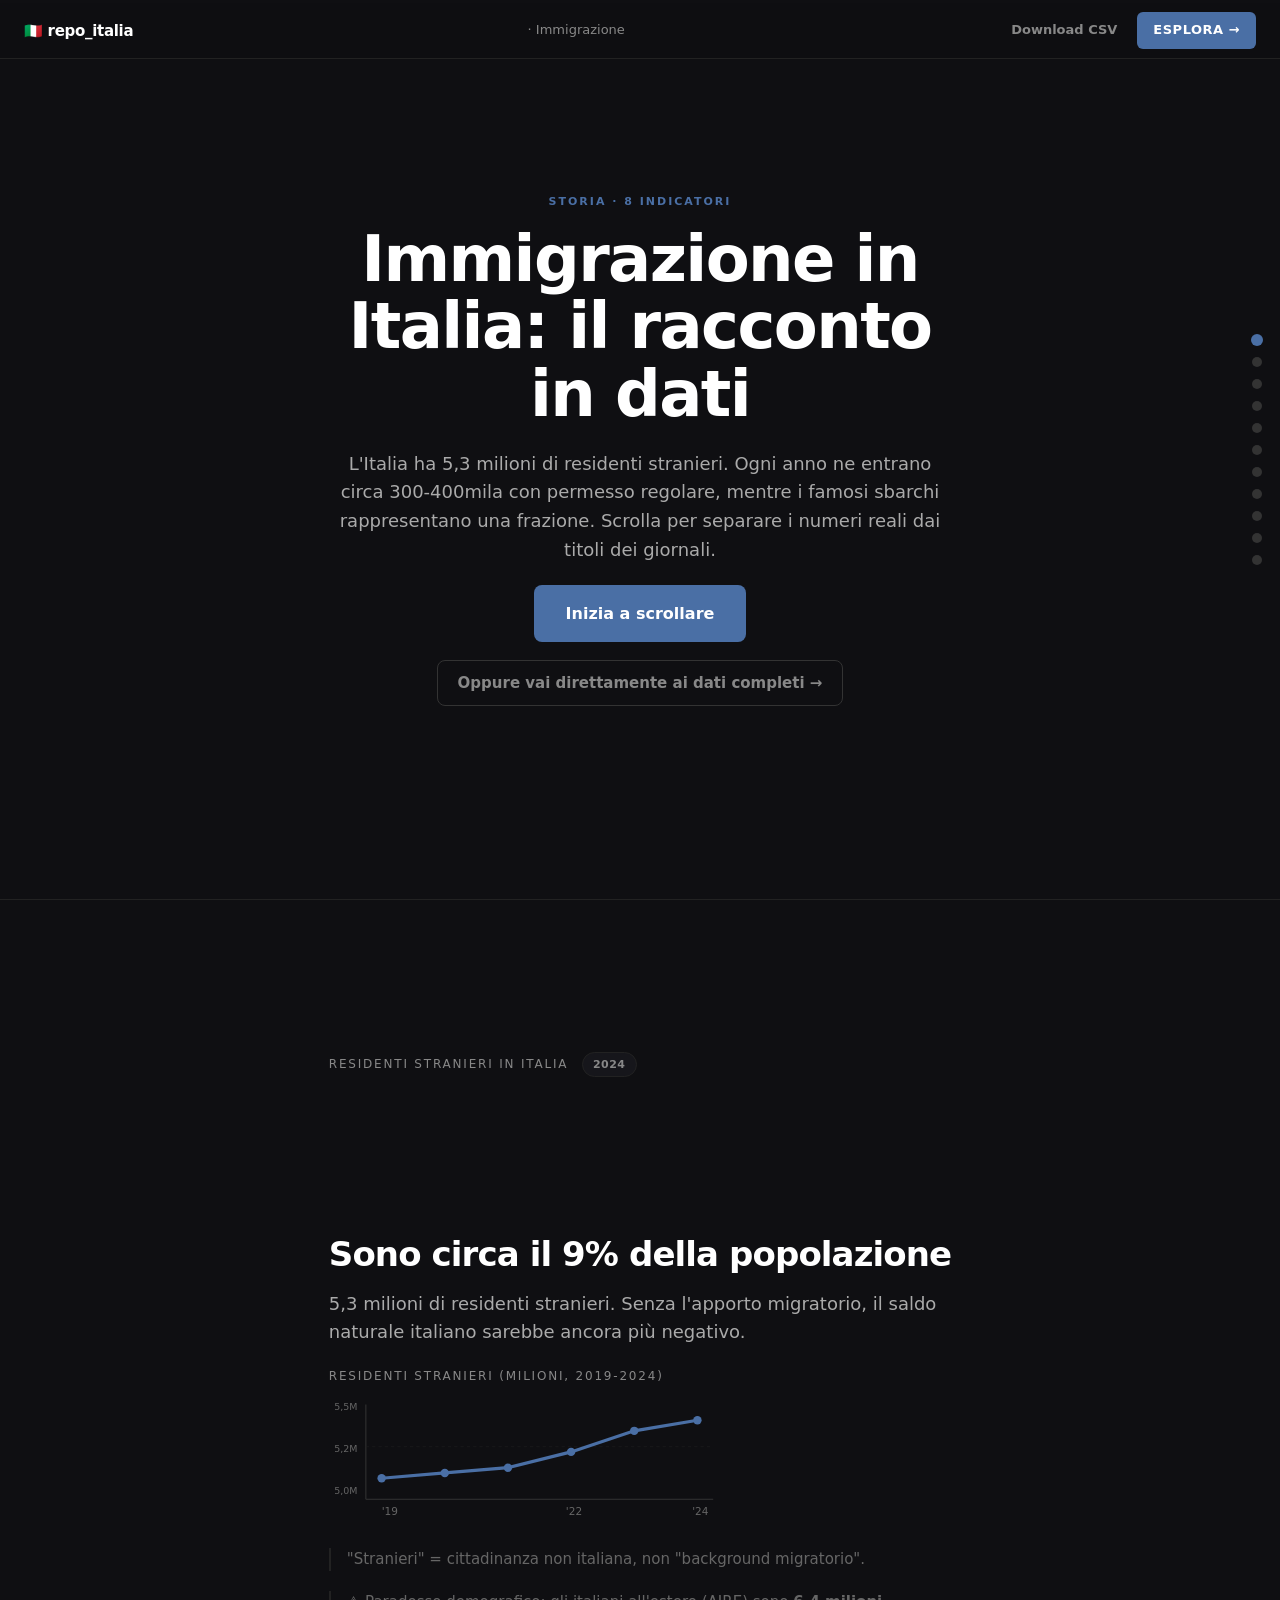
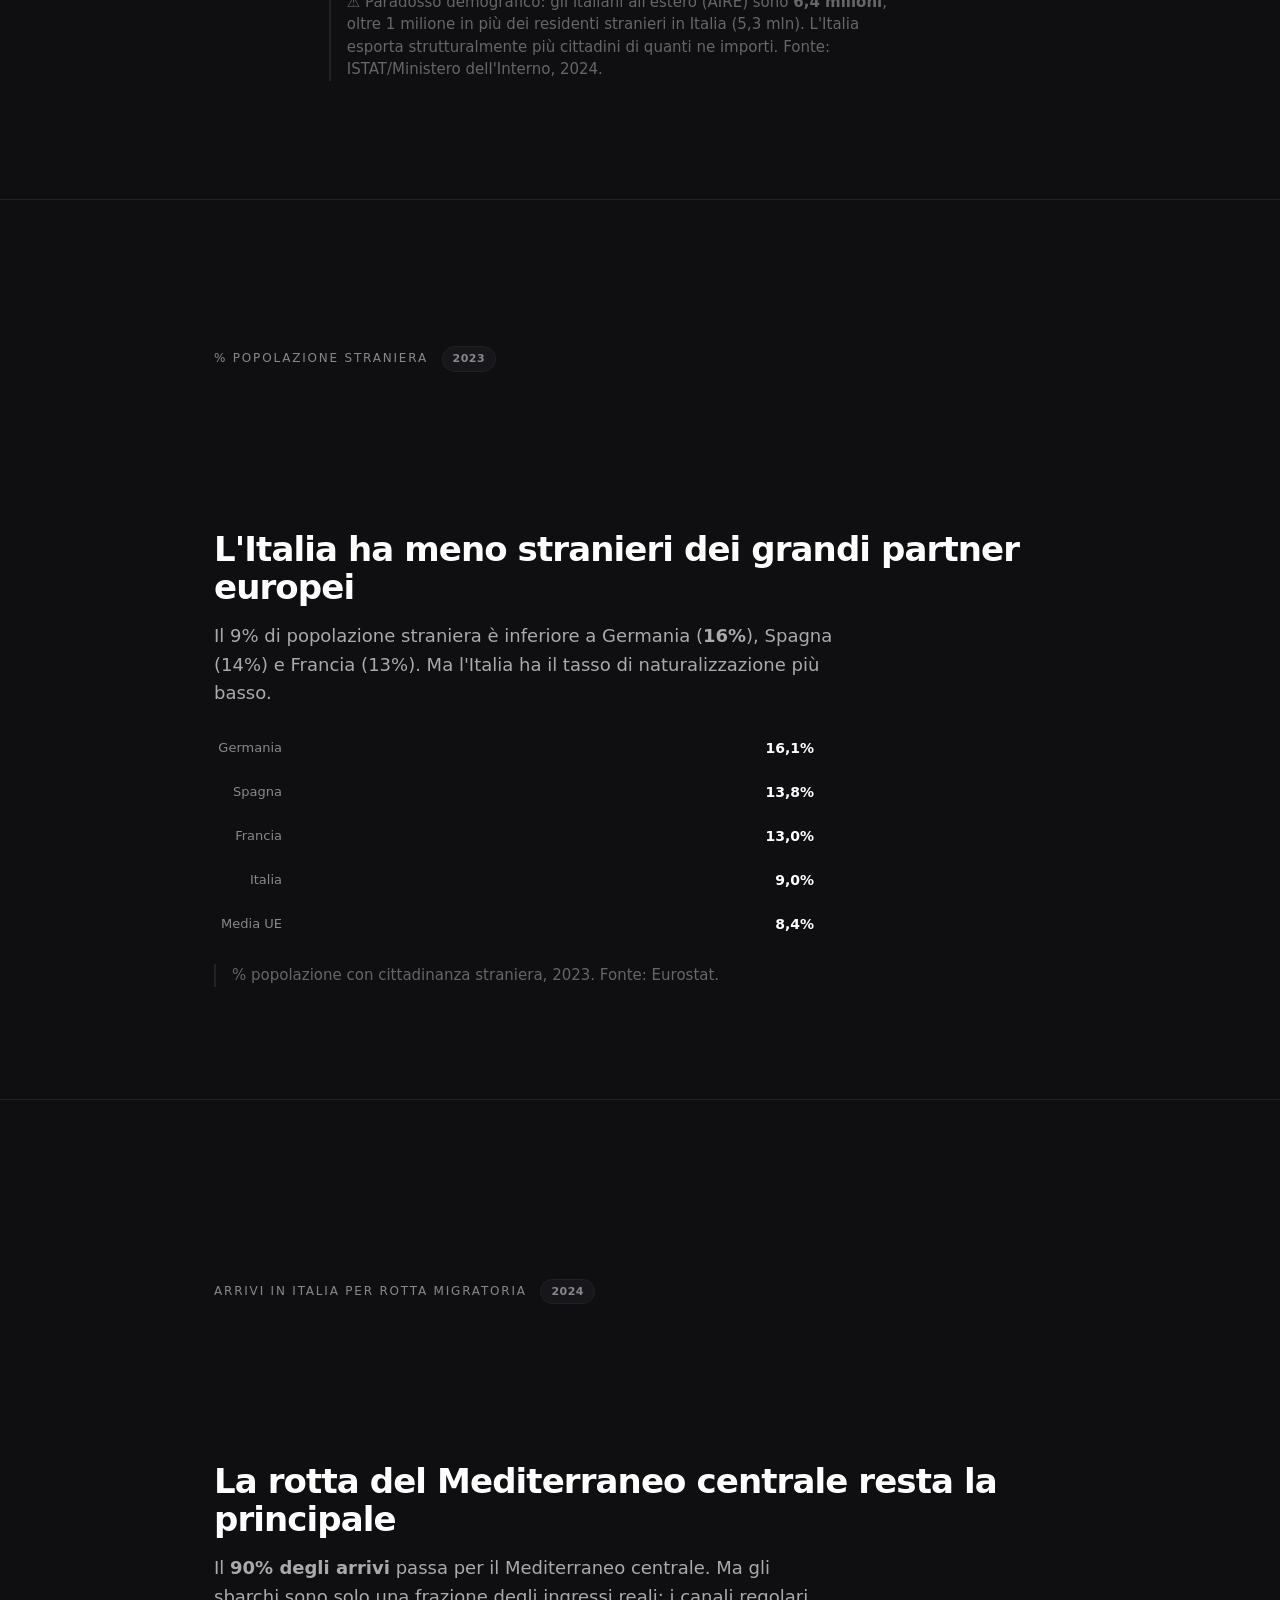
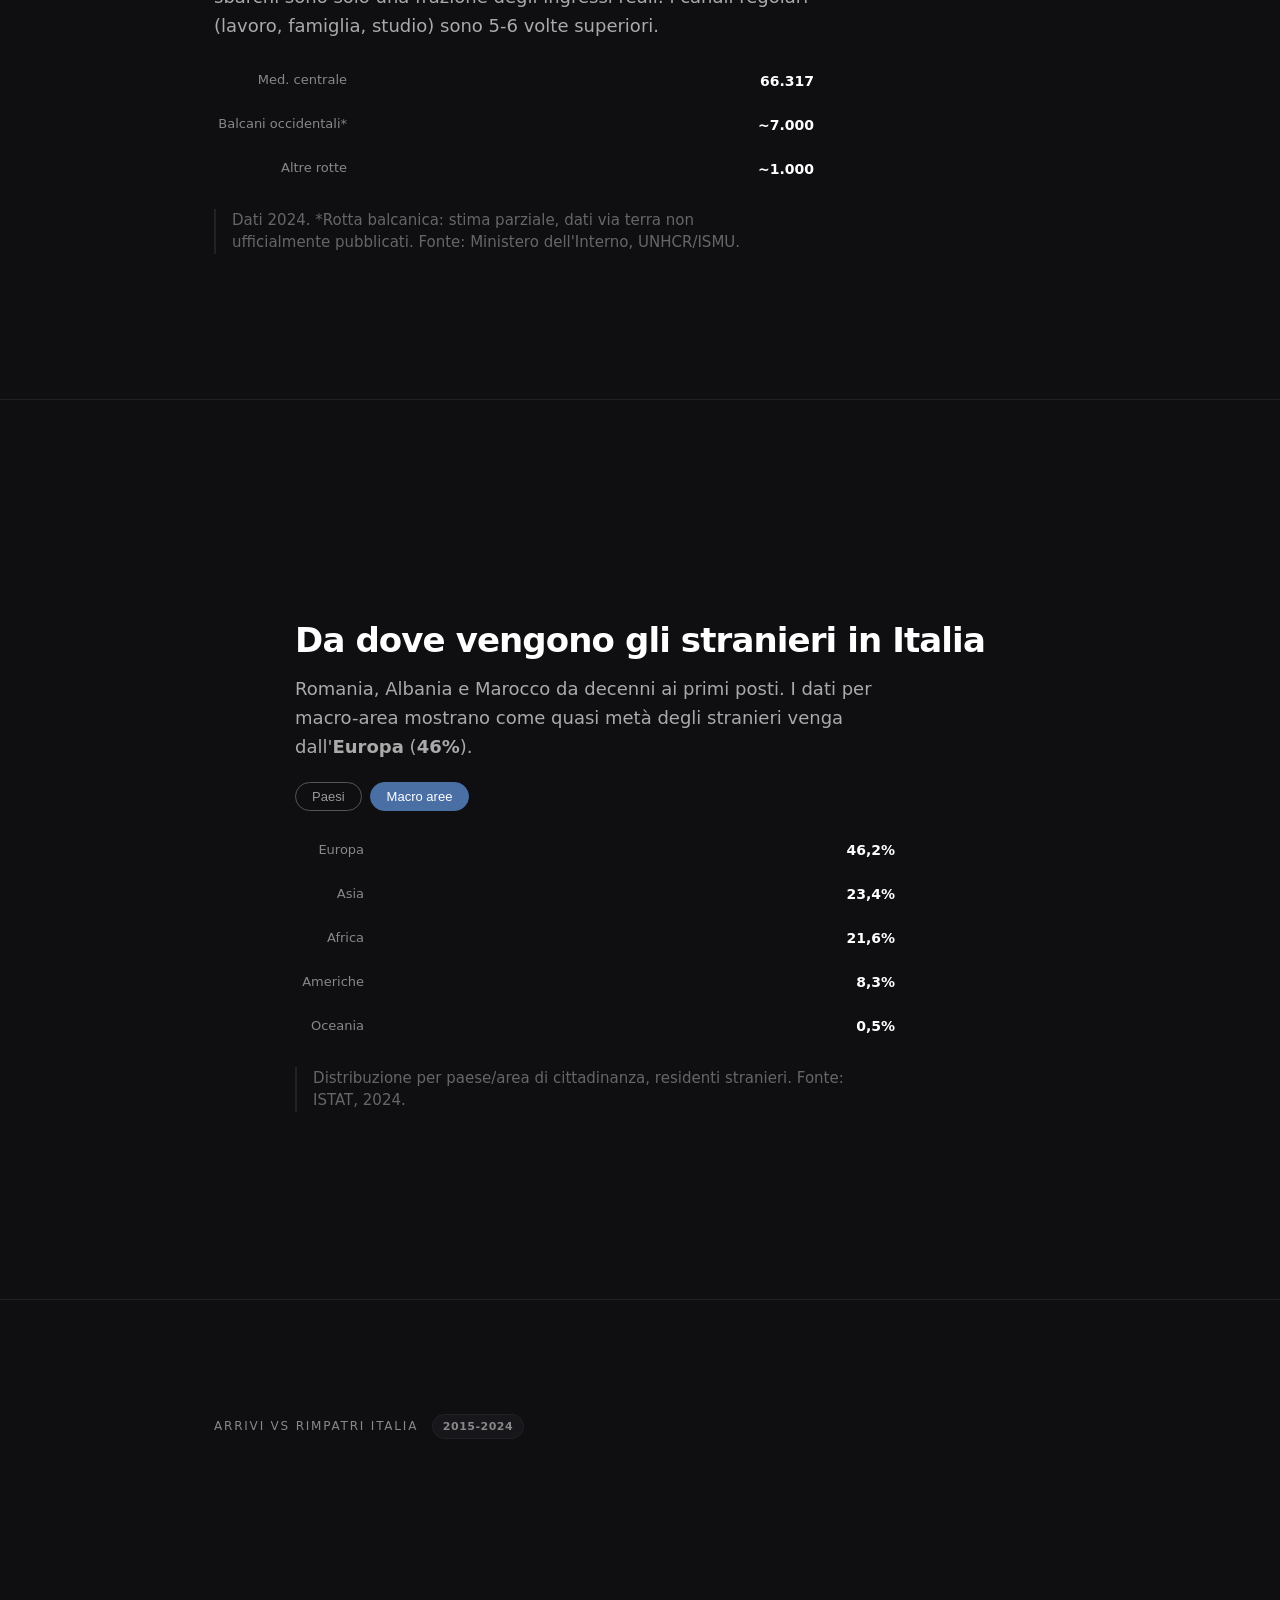
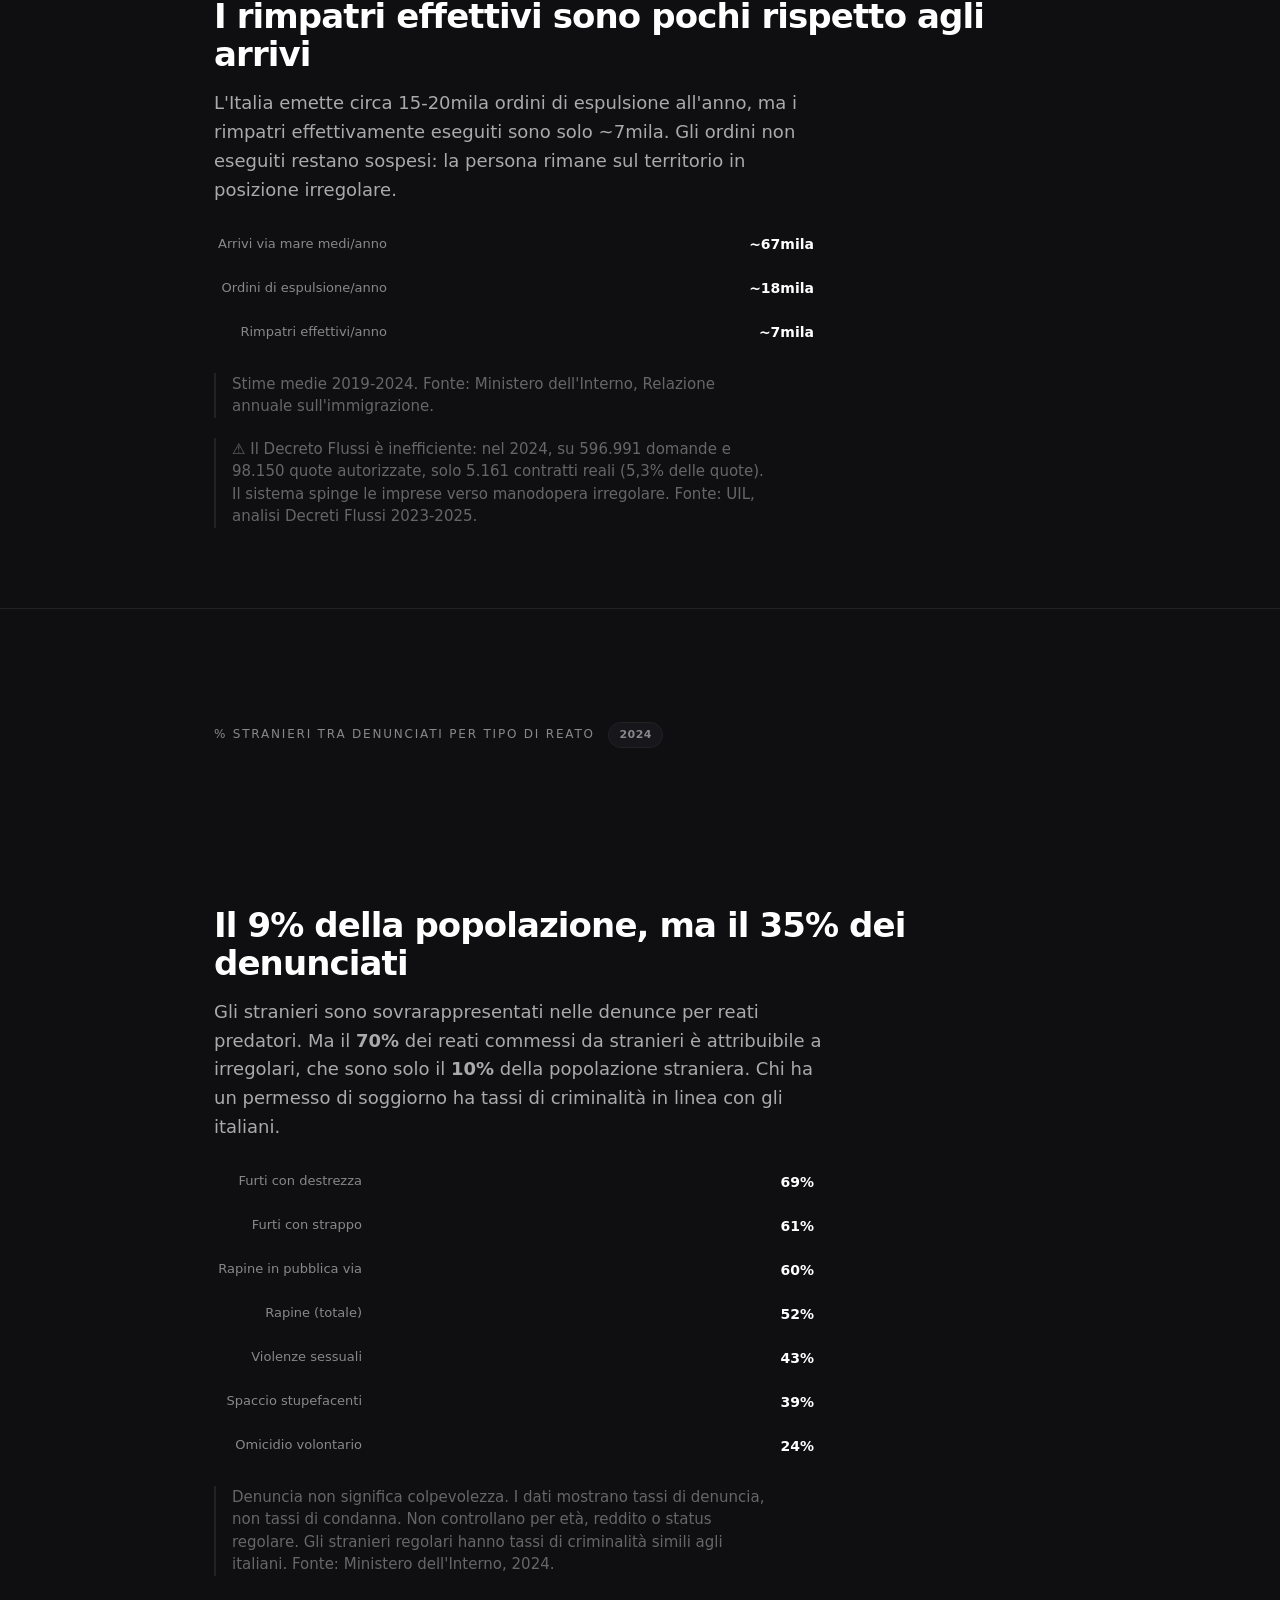
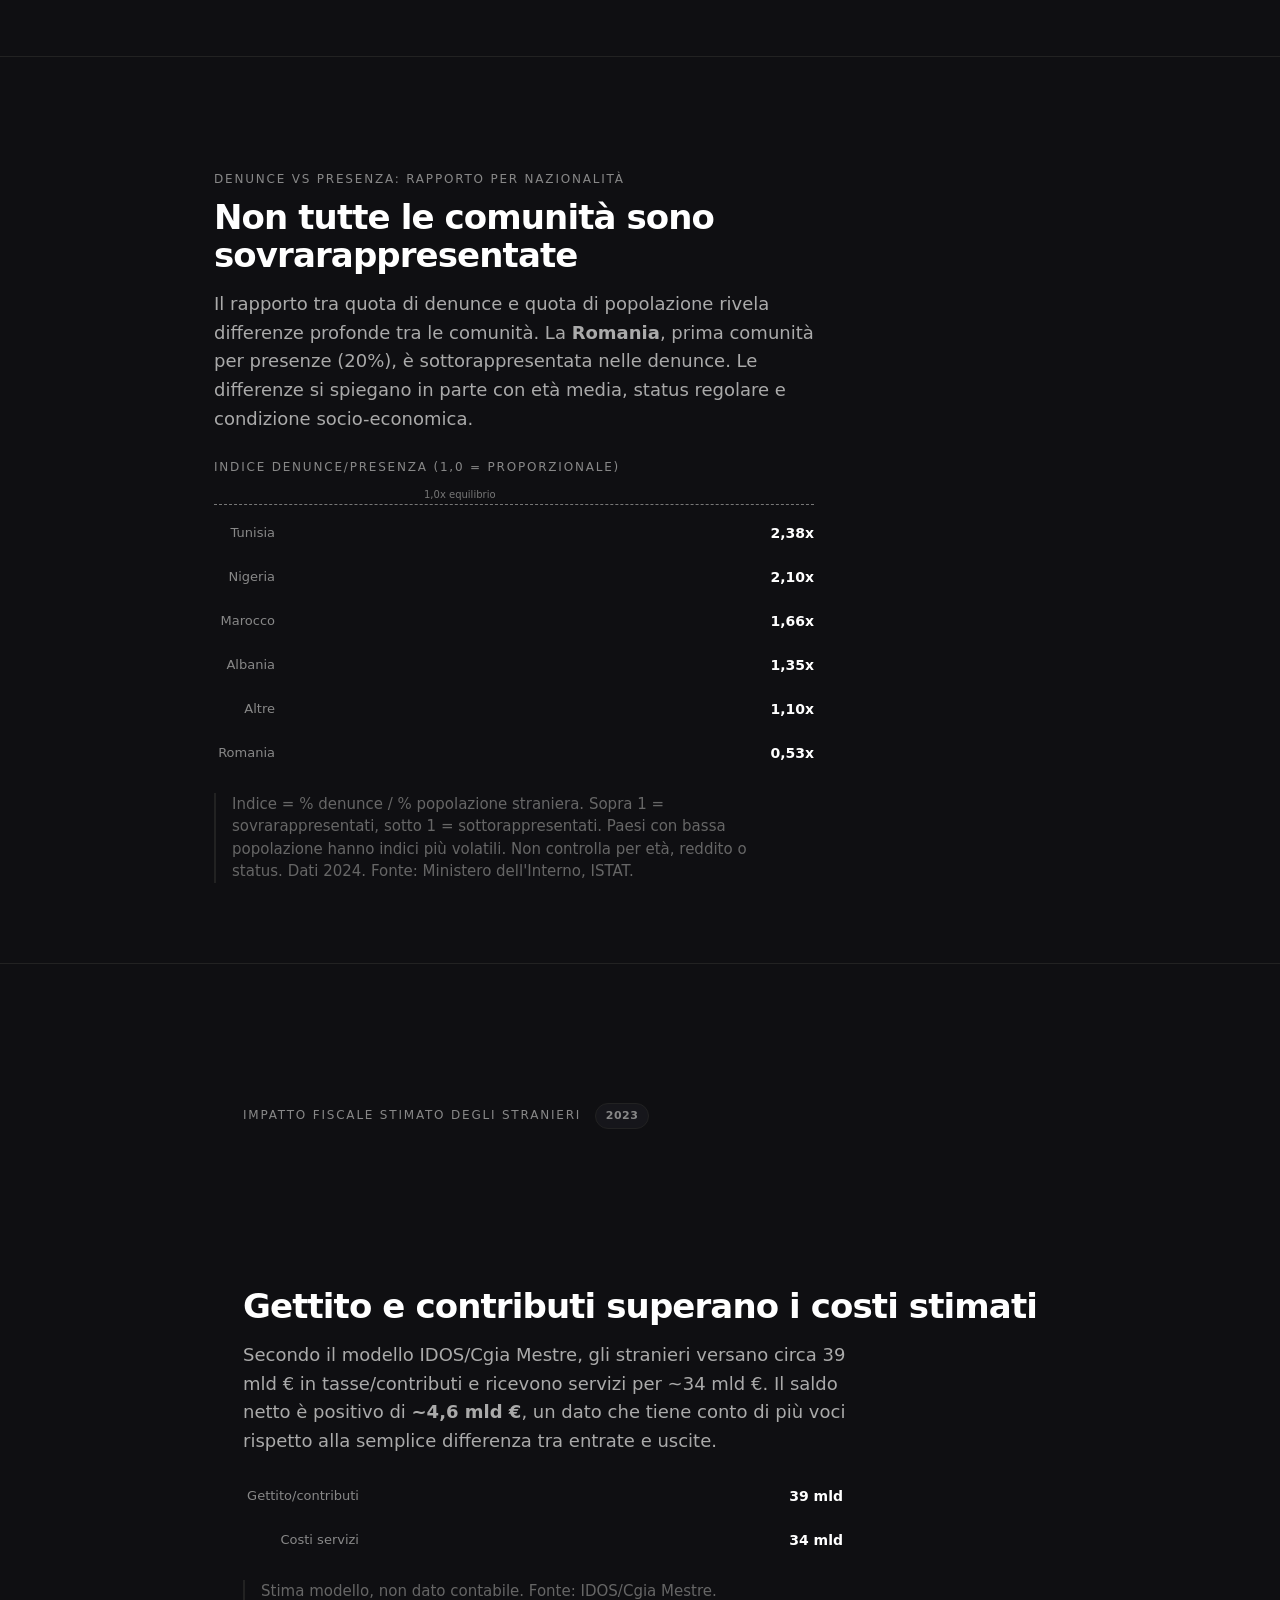
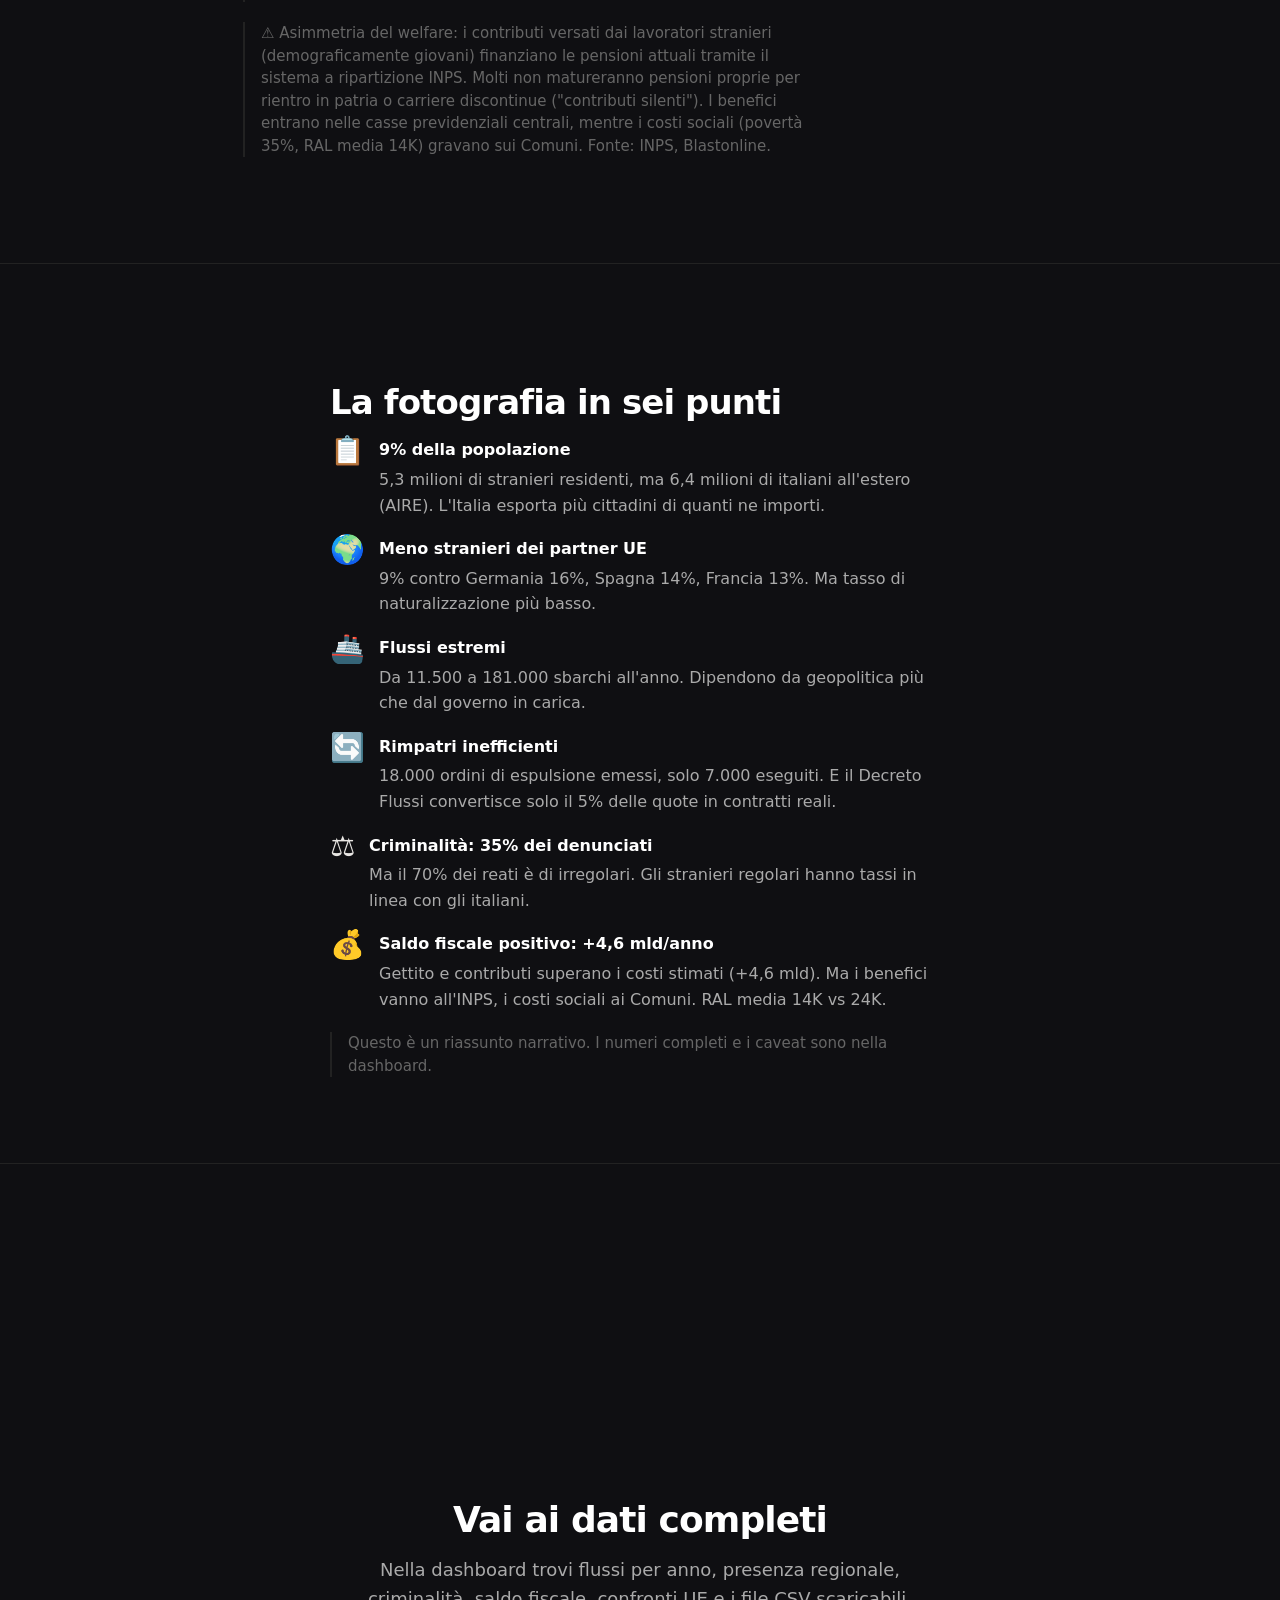
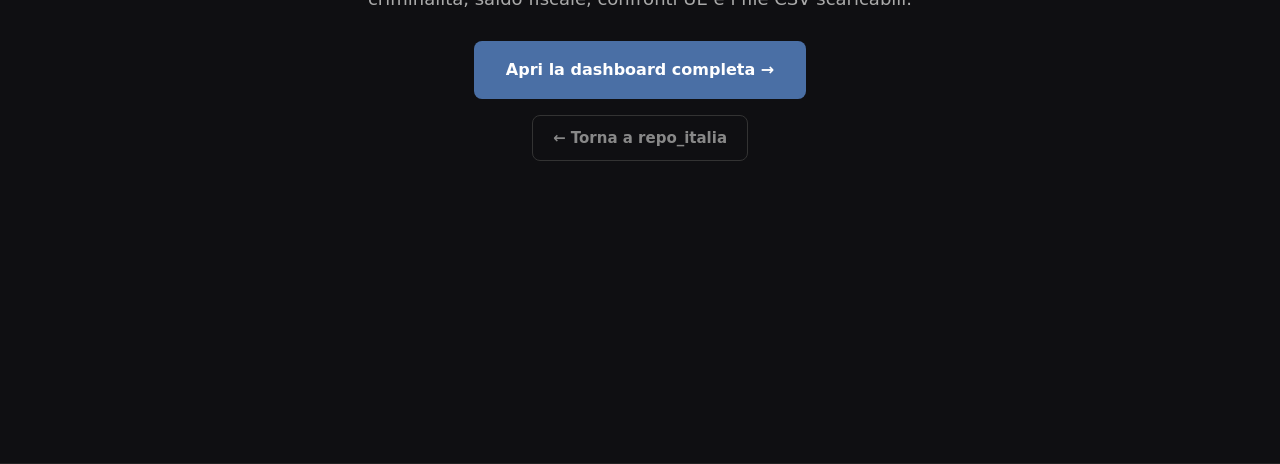
<file: index.html>
<!DOCTYPE html>
<html lang="it" class="scrolly theme-default">
<head>
  <meta charset="UTF-8">
  <meta name="viewport" content="width=device-width, initial-scale=1.0">
  <title>Immigrazione in Italia: 8 indicatori per capire il fenomeno</title>
  <link rel="icon" href="data:image/svg+xml,%3Csvg xmlns='http://www.w3.org/2000/svg' viewBox='0 0 100 100'%3E%3Ctext y='.9em' font-size='90'%3E🚢%3C/text%3E%3C/svg%3E">
  <meta property="og:title" content="🚢 Immigrazione in Italia: 8 indicatori per capire il fenomeno">
  <meta property="og:description" content="Un racconto scorrevole su presenza, flussi, origini, criminalità e impatto economico. Poi i dati completi, tab per tab.">
  <meta property="og:type" content="website">
  <meta property="og:image" content="https://un-mistico.github.io/immigrazione-dashboard/preview.png">
  <meta name="twitter:card" content="summary_large_image">
  <link rel="stylesheet" href="base.css">
  <style>
    .hero h1,.hero p,.hero .eyebrow,.hero .cta-group{text-align:center}
    .hero p{margin-left:auto;margin-right:auto}
    .hero .eyebrow,.hero h1,.hero p,.hero .cta-group,.hero .btn-secondary{opacity:1 !important;transform:none !important}
    .hero .arrow{opacity:1;animation:bounce 2s infinite}
    .scrolly .eyebrow{opacity:0}
    .scrolly .eyebrow.visible{opacity:1;transform:translateY(0)}
    .top-nav .brand span{color:var(--accent)}
    .final p{max-width:560px;margin:0 auto 28px}
    :root{--accent:#4A6FA5;--accent-hover:#3a5a85;--accent-light:#7aa3e0;--accent-dim:#2e4a75;}
    .toggle-group{display:flex;gap:8px;margin-bottom:18px}
    .toggle-btn{padding:6px 16px;border:1px solid #555;border-radius:20px;background:transparent;color:#999;font-size:13px;cursor:pointer;transition:all .2s}
    .toggle-btn.active{background:var(--accent);border-color:var(--accent);color:#fff}
    .toggle-btn:hover{border-color:var(--accent-light)}
    .ratio-ref{position:absolute;left:50%;top:0;bottom:0;width:1px;border-left:1px dashed #777;pointer-events:none}
    .ratio-label{position:absolute;left:50%;top:-18px;transform:translateX(-50%);font-size:10px;color:#777;white-space:nowrap}
  </style>
  <script async defer src="https://badly-opposite-pos-particularly.trycloudflare.com/script.js" data-website-id="cce6d375-941f-47e8-9c1a-40b05c700f24"></script>
</head>
<body>
  <div class="progress" id="progress"></div>

  <nav class="top-nav" id="nav">
    <a class="brand" href="https://un-mistico.github.io/repo-italia/">🇮🇹 repo_italia</a><span style="color:var(--text-dim);margin-left:8px;font-size:13px">· Immigrazione</span>
    <div class="links">
      <a href="https://github.com/un-mistico/immigrazione-dashboard/tree/main/data" target="_blank">Download CSV</a>
      <a class="cta-nav" href="dashboard.html">Esplora →</a>
    </div>
  </nav>

  <div class="nav-dots" id="dots"></div>

  <section id="s0" class="hero">
    <div class="wrap content">
      <div class="eyebrow">Storia · 8 indicatori</div>
      <h1>Immigrazione in Italia: il racconto in dati</h1>
      <p>L'Italia ha 5,3 milioni di residenti stranieri. Ogni anno ne entrano circa 300-400mila con permesso regolare, mentre i famosi sbarchi rappresentano una frazione. Scrolla per separare i numeri reali dai titoli dei giornali.</p>
      <a href="#s1" class="btn btn-primary">Inizia a scrollare</a>
      <div style="margin-top:18px">
        <a href="dashboard.html" class="btn-secondary" style="margin-left:0">Oppure vai direttamente ai dati completi →</a>
      </div>
    </div>
  </section>

  <section id="s1">
    <div class="wrap content">
      <div class="eyebrow">01 · Presenza</div>
      <div class="label">Residenti stranieri in Italia <span class="year-badge">2024</span></div>
      <div class="big-num accent" data-target="5.3" data-suffix=" mln">5,3 mln</div>
      <h2>Sono circa il 9% della popolazione</h2>
      <p>5,3 milioni di residenti stranieri. Senza l'apporto migratorio, il saldo naturale italiano sarebbe ancora più negativo.</p>
      <div class="mini-chart" style="margin-top:18px">
        <div class="label">Residenti stranieri (milioni, 2019-2024)</div>
        <svg viewBox="0 0 380 120" style="width:100%;max-width:400px;height:auto">
          <line x1="35" y1="100" x2="365" y2="100" stroke="#333" stroke-width="1"/>
          <line x1="35" y1="10" x2="35" y2="100" stroke="#333" stroke-width="1"/>
          <text x="5" y="15" fill="#666" font-size="9">5,5M</text>
          <text x="5" y="55" fill="#666" font-size="9">5,2M</text>
          <text x="5" y="95" fill="#666" font-size="9">5,0M</text>
          <line x1="35" y1="50" x2="365" y2="50" stroke="#222" stroke-width="0.5" stroke-dasharray="3,3"/>
          <polyline fill="none" stroke="var(--accent)" stroke-width="3" points="50,80 110,75 170,70 230,55 290,35 350,25"/>
          <g>
            <circle cx="50" cy="80" r="4" fill="var(--accent)"><title>5,0 mln (2019)</title></circle>
            <circle cx="110" cy="75" r="4" fill="var(--accent)"><title>5,1 mln (2020)</title></circle>
            <circle cx="170" cy="70" r="4" fill="var(--accent)"><title>5,2 mln (2021)</title></circle>
            <circle cx="230" cy="55" r="4" fill="var(--accent)"><title>5,1 mln (2022)</title></circle>
            <circle cx="290" cy="35" r="4" fill="var(--accent)"><title>5,2 mln (2023)</title></circle>
            <circle cx="350" cy="25" r="4" fill="var(--accent)"><title>5,3 mln (2024)</title></circle>
          </g>
          <text x="50" y="115" fill="#666" font-size="10">'19</text>
          <text x="225" y="115" fill="#666" font-size="10">'22</text>
          <text x="345" y="115" fill="#666" font-size="10">'24</text>
        </svg>
      </div>
      <div class="note">"Stranieri" = cittadinanza non italiana, non "background migratorio".</div>
      <div class="note">⚠️ Paradosso demografico: gli italiani all'estero (AIRE) sono <strong>6,4 milioni</strong>, oltre 1 milione in più dei residenti stranieri in Italia (5,3 mln). L'Italia esporta strutturalmente più cittadini di quanti ne importi. Fonte: ISTAT/Ministero dell'Interno, 2024.</div>
    </div>
  </section>

  <section id="s2">
    <div class="wrap content">
      <div class="eyebrow">02 · Confronto UE</div>
      <div class="label">% popolazione straniera <span class="year-badge">2023</span></div>
      <div class="big-num accent" data-target="9" data-suffix="%">9%</div>
      <h2>L'Italia ha meno stranieri dei grandi partner europei</h2>
      <p>Il 9% di popolazione straniera è inferiore a Germania (<strong>16%</strong>), Spagna (14%) e Francia (13%). Ma l'Italia ha il tasso di naturalizzazione più basso.</p>
      <div class="bar-block">
        <div class="bar-wrap"><div class="bar-label">Germania</div><div class="bar-track"><div class="bar neutral" data-width="95"></div></div><div class="bar-value">16,1%</div></div>
        <div class="bar-wrap"><div class="bar-label">Spagna</div><div class="bar-track"><div class="bar neutral" data-width="81"></div></div><div class="bar-value">13,8%</div></div>
        <div class="bar-wrap"><div class="bar-label">Francia</div><div class="bar-track"><div class="bar neutral" data-width="76"></div></div><div class="bar-value">13,0%</div></div>
        <div class="bar-wrap"><div class="bar-label">Italia</div><div class="bar-track"><div class="bar accent" data-width="53"></div></div><div class="bar-value">9,0%</div></div>
        <div class="bar-wrap"><div class="bar-label">Media UE</div><div class="bar-track"><div class="bar neutral" data-width="49"></div></div><div class="bar-value">8,4%</div></div>
      </div>
      <div class="note">% popolazione con cittadinanza straniera, 2023. Fonte: Eurostat.</div>
    </div>
  </section>

      <section id="s3">
    <div class="wrap content">
      <div class="eyebrow">03 · Rotte</div>
      <div class="label">Arrivi in Italia per rotta migratoria <span class="year-badge">2024</span></div>
      <div class="big-num accent" data-target="66.3" data-suffix="mila">66,3mila</div>
      <h2>La rotta del Mediterraneo centrale resta la principale</h2>
      <p>Il <strong>90% degli arrivi</strong> passa per il Mediterraneo centrale. Ma gli sbarchi sono solo una frazione degli ingressi reali: i canali regolari (lavoro, famiglia, studio) sono 5-6 volte superiori.</p>
      <div class="bar-block">
        <div class="bar-wrap"><div class="bar-label">Med. centrale</div><div class="bar-track"><div class="bar accent" data-width="95"></div></div><div class="bar-value">66.317</div></div>
        <div class="bar-wrap"><div class="bar-label">Balcani occidentali*</div><div class="bar-track"><div class="bar neutral" data-width="10"></div></div><div class="bar-value">~7.000</div></div>
        <div class="bar-wrap"><div class="bar-label">Altre rotte</div><div class="bar-track"><div class="bar neutral" data-width="2"></div></div><div class="bar-value">~1.000</div></div>
      </div>
      <div class="note">Dati 2024. *Rotta balcanica: stima parziale, dati via terra non ufficialmente pubblicati. Fonte: Ministero dell'Interno, UNHCR/ISMU.</div>
    </div>
  </section>

  <section id="s4">
    <div class="wrap content">
      <div class="eyebrow">04 · Origini</div>
      <h2>Da dove vengono gli stranieri in Italia</h2>
      <p>Romania, Albania e Marocco da decenni ai primi posti. I dati per macro-area mostrano come quasi metà degli stranieri venga dall'<strong>Europa</strong> (<strong>46%</strong>).</p>
      <div class="toggle-group">
        <button class="toggle-btn" onclick="showOrigin('paesi')">Paesi</button>
        <button class="toggle-btn active" onclick="showOrigin('macro')">Macro aree</button>
      </div>
      <div id="origin-paesi" class="bar-block" style="display:none">
        <div class="bar-wrap"><div class="bar-label">Romania</div><div class="bar-track"><div class="bar accent" data-width="37"></div></div><div class="bar-value">20,4%</div></div>
        <div class="bar-wrap"><div class="bar-label">Albania</div><div class="bar-track"><div class="bar neutral" data-width="14"></div></div><div class="bar-value">7,9%</div></div>
        <div class="bar-wrap"><div class="bar-label">Marocco</div><div class="bar-track"><div class="bar neutral" data-width="14"></div></div><div class="bar-value">7,8%</div></div>
        <div class="bar-wrap"><div class="bar-label">Cina</div><div class="bar-track"><div class="bar neutral" data-width="11"></div></div><div class="bar-value">5,9%</div></div>
        <div class="bar-wrap"><div class="bar-label">Ucraina</div><div class="bar-track"><div class="bar neutral" data-width="9"></div></div><div class="bar-value">5,2%</div></div>
        <div class="bar-wrap"><div class="bar-label">Altri paesi</div><div class="bar-track"><div class="bar neutral" data-width="95"></div></div><div class="bar-value">52,8%</div></div>
      </div>
      <div id="origin-macro" class="bar-block">
        <div class="bar-wrap"><div class="bar-label">Europa</div><div class="bar-track"><div class="bar accent" data-width="95"></div></div><div class="bar-value">46,2%</div></div>
        <div class="bar-wrap"><div class="bar-label">Asia</div><div class="bar-track"><div class="bar neutral" data-width="48"></div></div><div class="bar-value">23,4%</div></div>
        <div class="bar-wrap"><div class="bar-label">Africa</div><div class="bar-track"><div class="bar neutral" data-width="44"></div></div><div class="bar-value">21,6%</div></div>
        <div class="bar-wrap"><div class="bar-label">Americhe</div><div class="bar-track"><div class="bar neutral" data-width="17"></div></div><div class="bar-value">8,3%</div></div>
        <div class="bar-wrap"><div class="bar-label">Oceania</div><div class="bar-track"><div class="bar neutral" data-width="2"></div></div><div class="bar-value">0,5%</div></div>
      </div>
      <div class="note">Distribuzione per paese/area di cittadinanza, residenti stranieri. Fonte: ISTAT, 2024.</div>
    </div>
  </section>

  <section id="s5">
    <div class="wrap content">
      <div class="eyebrow">05 · Rimpatri</div>
      <div class="label">Arrivi vs rimpatri Italia <span class="year-badge">2015-2024</span></div>
      <div class="big-num" data-target="7" data-suffix="k">7k</div>
      <h2>I rimpatri effettivi sono pochi rispetto agli arrivi</h2>
      <p>L'Italia emette circa 15-20mila ordini di espulsione all'anno, ma i rimpatri effettivamente eseguiti sono solo ~7mila. Gli ordini non eseguiti restano sospesi: la persona rimane sul territorio in posizione irregolare.</p>
      <div class="bar-block">
        <div class="bar-wrap"><div class="bar-label">Arrivi via mare medi/anno</div><div class="bar-track"><div class="bar accent" data-width="95"></div></div><div class="bar-value">~67mila</div></div>
        <div class="bar-wrap"><div class="bar-label">Ordini di espulsione/anno</div><div class="bar-track"><div class="bar neutral" data-width="27"></div></div><div class="bar-value">~18mila</div></div>
        <div class="bar-wrap"><div class="bar-label">Rimpatri effettivi/anno</div><div class="bar-track"><div class="bar neutral" data-width="10"></div></div><div class="bar-value">~7mila</div></div>
      </div>
      <div class="note">Stime medie 2019-2024. Fonte: Ministero dell'Interno, Relazione annuale sull'immigrazione.</div>
      <div class="note">⚠️ Il Decreto Flussi è inefficiente: nel 2024, su 596.991 domande e 98.150 quote autorizzate, solo 5.161 contratti reali (5,3% delle quote). Il sistema spinge le imprese verso manodopera irregolare. Fonte: UIL, analisi Decreti Flussi 2023-2025.</div>
    </div>
  </section>

  <section id="s6">
    <div class="wrap content">
      <div class="eyebrow">06 · Criminalità</div>
      <div class="label">% stranieri tra denunciati per tipo di reato <span class="year-badge">2024</span></div>
      <div class="big-num accent" data-target="34.7" data-suffix="%">34,7%</div>
      <h2>Il 9% della popolazione, ma il 35% dei denunciati</h2>
      <p>Gli stranieri sono sovrarappresentati nelle denunce per reati predatori. Ma il <strong>70%</strong> dei reati commessi da stranieri è attribuibile a irregolari, che sono solo il <strong>10%</strong> della popolazione straniera. Chi ha un permesso di soggiorno ha tassi di criminalità in linea con gli italiani.</p>
      <div class="bar-block">
        <div class="bar-wrap"><div class="bar-label">Furti con destrezza</div><div class="bar-track"><div class="bar accent" data-width="95"></div></div><div class="bar-value">69%</div></div>
        <div class="bar-wrap"><div class="bar-label">Furti con strappo</div><div class="bar-track"><div class="bar neutral" data-width="84"></div></div><div class="bar-value">61%</div></div>
        <div class="bar-wrap"><div class="bar-label">Rapine in pubblica via</div><div class="bar-track"><div class="bar neutral" data-width="82"></div></div><div class="bar-value">60%</div></div>
        <div class="bar-wrap"><div class="bar-label">Rapine (totale)</div><div class="bar-track"><div class="bar neutral" data-width="71"></div></div><div class="bar-value">52%</div></div>
        <div class="bar-wrap"><div class="bar-label">Violenze sessuali</div><div class="bar-track"><div class="bar neutral" data-width="59"></div></div><div class="bar-value">43%</div></div>
        <div class="bar-wrap"><div class="bar-label">Spaccio stupefacenti</div><div class="bar-track"><div class="bar neutral" data-width="54"></div></div><div class="bar-value">39%</div></div>
        <div class="bar-wrap"><div class="bar-label">Omicidio volontario</div><div class="bar-track"><div class="bar neutral" data-width="33"></div></div><div class="bar-value">24%</div></div>
      </div>
      <div class="note">Denuncia non significa colpevolezza. I dati mostrano tassi di denuncia, non tassi di condanna. Non controllano per età, reddito o status regolare. Gli stranieri regolari hanno tassi di criminalità simili agli italiani. Fonte: Ministero dell'Interno, 2024.</div>
    </div>
  </section>

  <section id="s7">
    <div class="wrap content">
      <div class="eyebrow">07 · Profili per nazionalità</div>
      <div class="label">Denunce vs presenza: rapporto per nazionalità</div>
      <h2>Non tutte le comunità sono sovrarappresentate</h2>
      <p>Il rapporto tra quota di denunce e quota di popolazione rivela differenze profonde tra le comunità. La <strong>Romania</strong>, prima comunità per presenze (20%), è sottorappresentata nelle denunce. Le differenze si spiegano in parte con età media, status regolare e condizione socio-economica.</p>
      <div class="bar-block" style="position:relative">
        <div class="label">Indice denunce/presenza (1,0 = proporzionale)</div>
        <div style="position:relative;height:20px;margin:0 0 12px 0;border-bottom:1px dashed #777">
          <span style="position:absolute;left:35%;top:2px;font-size:10px;color:#777;white-space:nowrap">1,0x equilibrio</span>
        </div>
        <div class="bar-wrap"><div class="bar-label">Tunisia</div><div class="bar-track"><div class="bar accent" data-width="95"></div></div><div class="bar-value">2,38x</div></div>
        <div class="bar-wrap"><div class="bar-label">Nigeria</div><div class="bar-track"><div class="bar neutral" data-width="84"></div></div><div class="bar-value">2,10x</div></div>
        <div class="bar-wrap"><div class="bar-label">Marocco</div><div class="bar-track"><div class="bar neutral" data-width="66"></div></div><div class="bar-value">1,66x</div></div>
        <div class="bar-wrap"><div class="bar-label">Albania</div><div class="bar-track"><div class="bar neutral" data-width="54"></div></div><div class="bar-value">1,35x</div></div>
        <div class="bar-wrap"><div class="bar-label">Altre</div><div class="bar-track"><div class="bar neutral" data-width="44"></div></div><div class="bar-value">1,10x</div></div>
        <div class="bar-wrap"><div class="bar-label">Romania</div><div class="bar-track"><div class="bar neutral" data-width="21"></div></div><div class="bar-value">0,53x</div></div>
      </div>
      <div class="note">Indice = % denunce / % popolazione straniera. Sopra 1 = sovrarappresentati, sotto 1 = sottorappresentati. Paesi con bassa popolazione hanno indici più volatili. Non controlla per età, reddito o status. Dati 2024. Fonte: Ministero dell'Interno, ISTAT.</div>
    </div>
  </section>

  <section id="s8">
    <div class="wrap content">
      <div class="eyebrow">08 · Conti pubblici</div>
      <div class="label">Impatto fiscale stimato degli stranieri <span class="year-badge">2023</span></div>
      <div class="big-num accent" data-target="4.6" data-suffix=" mld €">4,6 mld €</div>
      <h2>Gettito e contributi superano i costi stimati</h2>
      <p>Secondo il modello IDOS/Cgia Mestre, gli stranieri versano circa 39 mld € in tasse/contributi e ricevono servizi per ~34 mld €. Il saldo netto è positivo di <strong>~4,6 mld €</strong>, un dato che tiene conto di più voci rispetto alla semplice differenza tra entrate e uscite.</p>
      <div class="bar-block">
        <div class="bar-wrap"><div class="bar-label">Gettito/contributi</div><div class="bar-track"><div class="bar accent" data-width="95"></div></div><div class="bar-value">39 mld</div></div>
        <div class="bar-wrap"><div class="bar-label">Costi servizi</div><div class="bar-track"><div class="bar neutral" data-width="85"></div></div><div class="bar-value">34 mld</div></div>
      </div>
      <div class="note">Stima modello, non dato contabile. Fonte: IDOS/Cgia Mestre.</div>
      <div class="note">⚠️ Asimmetria del welfare: i contributi versati dai lavoratori stranieri (demograficamente giovani) finanziano le pensioni attuali tramite il sistema a ripartizione INPS. Molti non matureranno pensioni proprie per rientro in patria o carriere discontinue ("contributi silenti"). I benefici entrano nelle casse previdenziali centrali, mentre i costi sociali (povertà 35%, RAL media 14K) gravano sui Comuni. Fonte: INPS, Blastonline.</div>
    </div>
  </section>

  <section id="s9">
    <div class="wrap content">
      <div class="eyebrow">09 · Sintesi</div>
      <h2>La fotografia in sei punti</h2>
      <div class="summary-list" style="max-width:620px">
        <div style="display:flex;gap:14px;margin-bottom:18px">
          <div style="font-size:28px;line-height:1">📋</div>
          <div>
            <strong style="color:#fff">9% della popolazione</strong>
            <p style="font-size:16px;margin:4px 0 0">5,3 milioni di stranieri residenti, ma 6,4 milioni di italiani all'estero (AIRE). L'Italia esporta più cittadini di quanti ne importi.</p>
          </div>
        </div>
        <div style="display:flex;gap:14px;margin-bottom:18px">
          <div style="font-size:28px;line-height:1">🌍</div>
          <div>
            <strong style="color:#fff">Meno stranieri dei partner UE</strong>
            <p style="font-size:16px;margin:4px 0 0">9% contro Germania 16%, Spagna 14%, Francia 13%. Ma tasso di naturalizzazione più basso.</p>
          </div>
        </div>
        <div style="display:flex;gap:14px;margin-bottom:18px">
          <div style="font-size:28px;line-height:1">🚢</div>
          <div>
            <strong style="color:#fff">Flussi estremi</strong>
            <p style="font-size:16px;margin:4px 0 0">Da 11.500 a 181.000 sbarchi all'anno. Dipendono da geopolitica più che dal governo in carica.</p>
          </div>
        </div>
        <div style="display:flex;gap:14px;margin-bottom:18px">
          <div style="font-size:28px;line-height:1">🔄</div>
          <div>
            <strong style="color:#fff">Rimpatri inefficienti</strong>
            <p style="font-size:16px;margin:4px 0 0">18.000 ordini di espulsione emessi, solo 7.000 eseguiti. E il Decreto Flussi convertisce solo il 5% delle quote in contratti reali.</p>
          </div>
        </div>
        <div style="display:flex;gap:14px;margin-bottom:18px">
          <div style="font-size:28px;line-height:1">⚖️</div>
          <div>
            <strong style="color:#fff">Criminalità: 35% dei denunciati</strong>
            <p style="font-size:16px;margin:4px 0 0">Ma il 70% dei reati è di irregolari. Gli stranieri regolari hanno tassi in linea con gli italiani.</p>
          </div>
        </div>
        <div style="display:flex;gap:14px">
          <div style="font-size:28px;line-height:1">💰</div>
          <div>
            <strong style="color:#fff">Saldo fiscale positivo: +4,6 mld/anno</strong>
            <p style="font-size:16px;margin:4px 0 0">Gettito e contributi superano i costi stimati (+4,6 mld). Ma i benefici vanno all'INPS, i costi sociali ai Comuni. RAL media 14K vs 24K.</p>
          </div>
        </div>
      </div>
      <div class="note">Questo è un riassunto narrativo. I numeri completi e i caveat sono nella dashboard.</div>
    </div>
  </section>

  <section id="s10" class="final">
    <div class="wrap content">
      <div class="eyebrow">10 · Approfondisci</div>
      <h2 style="font-size:36px">Vai ai dati completi</h2>
      <p style="margin:0 auto 28px;max-width:560px">Nella dashboard trovi flussi per anno, presenza regionale, criminalità, saldo fiscale, confronti UE e i file CSV scaricabili.</p>
      <div style="display:flex;flex-direction:column;align-items:center;gap:16px">
        <a href="dashboard.html" class="btn btn-primary">Apri la dashboard completa →</a>
        <a href="https://un-mistico.github.io/repo-italia/" class="btn-secondary">← Torna a repo_italia</a>
      </div>
    </div>
  </section>

  <script>
    const sections = document.querySelectorAll('section');
    const dots = document.getElementById('dots');
    sections.forEach((s,i)=>{
      const d = document.createElement('div');
      d.className='dot'+(i===0?' active':'');
      d.title = 'Sezione '+(i+1);
      d.onclick=()=>s.scrollIntoView({behavior:'smooth'});
      dots.appendChild(d);
    });

    function animateNumber(el){
      const target = parseFloat(el.dataset.target);
      const suffix = el.dataset.suffix || '';
      const decimals = el.dataset.target.includes('.') ? 1 : 0;
      let start = performance.now();
      const dur = 1400;
      function step(now){
        const p = Math.min((now-start)/dur,1);
        const ease = 1 - Math.pow(1-p,3);
        const cur = target * ease;
        if(suffix.includes('%') || suffix.includes(' mln') || suffix.includes(' mld') || suffix.includes(' anni')){
          el.innerHTML = (decimals ? cur.toFixed(1) : Math.round(cur)) + (suffix ? '<span class="suffix">'+suffix+'</span>' : '');
        } else {
          el.textContent = (decimals ? cur.toFixed(1) : Math.round(cur)) + suffix;
        }
        if(p<1) requestAnimationFrame(step);
      }
      requestAnimationFrame(step);
    }

    const observer = new IntersectionObserver((entries)=>{
      entries.forEach(e=>{
        if(e.isIntersecting){
          e.target.classList.add('visible');
          if(e.target.classList.contains('big-num') && !e.target.dataset.animated){e.target.dataset.animated='true'; animateNumber(e.target);}
          if(e.target.classList.contains('bar')){e.target.style.width = e.target.dataset.width + '%';}
        } else {
          e.target.classList.remove('visible');
          if(e.target.classList.contains('big-num') && e.target.dataset.target){e.target.dataset.animated=''; e.target.textContent='0';}
          if(e.target.classList.contains('bar')){e.target.style.width = '0';}
        }
      });
    },{threshold:.15});

    document.querySelectorAll('.big-num, .eyebrow, .hero h1, .hero .cta-group').forEach(n=>observer.observe(n));
    document.querySelectorAll('.bar').forEach(b=>observer.observe(b));

    function showOrigin(view){
      const paesi=document.getElementById('origin-paesi');
      const macro=document.getElementById('origin-macro');
      const btns=document.querySelectorAll('.toggle-btn');
      if(view==='paesi'){
        paesi.style.display='block'; macro.style.display='none';
        btns[0].classList.add('active'); btns[1].classList.remove('active');
        paesi.querySelectorAll('.bar').forEach(b=>{
          b.style.width='0%';
          observer.observe(b);
          requestAnimationFrame(()=>{ b.style.width=b.dataset.width+'%'; });
        });
      } else {
        paesi.style.display='none'; macro.style.display='block';
        btns[0].classList.remove('active'); btns[1].classList.add('active');
        macro.querySelectorAll('.bar').forEach(b=>{
          b.style.width='0%';
          observer.observe(b);
          requestAnimationFrame(()=>{ b.style.width=b.dataset.width+'%'; });
        });
      }
      autoSizeBarLabels();
    }

    const dotObserver = new IntersectionObserver((entries)=>{
      entries.forEach(e=>{
        if(e.isIntersecting){
          const idx = Array.from(sections).indexOf(e.target);
          document.querySelectorAll('.dot').forEach((d,i)=>d.classList.toggle('active',i===idx));
        }
      });
    },{threshold:.5});
    sections.forEach(s=>dotObserver.observe(s));

    const progress = document.getElementById('progress');
    window.addEventListener('scroll',()=>{
      const h = document.documentElement;
      progress.style.width = (h.scrollTop/(h.scrollHeight-h.clientHeight)*100)+'%';
    },{passive:true});
  
    // Auto-size bar labels: measure longest label across all bar-blocks in the same section, set all to that width
    function autoSizeBarLabels(){
      // Group bar-blocks by their parent section
      const sections = new Set();
      document.querySelectorAll('.bar-block').forEach(b=>{
        const s = b.closest('section');
        if(s) sections.add(s);
      });
      sections.forEach(section=>{
        const labels = section.querySelectorAll('.bar-label');
        if(!labels.length) return;
        // Temporarily show hidden blocks for measuring
        const hidden = [];
        labels.forEach(l=>{
          const block = l.closest('.bar-block');
          if(block && block.style.display==='none'){
            block.style.display='block';
            hidden.push(block);
          }
          l.style.width='auto';
        });
        let maxW = 0;
        labels.forEach(l=>{ maxW = Math.max(maxW, l.scrollWidth); });
        const w = (maxW + 4) + 'px';
        labels.forEach(l=>l.style.width = w);
        // Restore hidden state
        hidden.forEach(b=>b.style.display='none');
      });
    }
    // Run after DOM loads and on resize
    window.addEventListener('load', autoSizeBarLabels);
    window.addEventListener('resize', autoSizeBarLabels);

</script>
</body>
</html>
</file>
<file: base.css>
/* repo_italia design system v1 */
:root{
  --bg:#0F0F12;
  --bg-elevated:#16161B;
  --text:#E8E6E3;
  --text-muted:#aaa;
  --text-dim:#888;
  --text-sub:#666;
  --text-dark:#555;
  --border:#222;
  --border-hover:#333;

  /* theme accent - overridden per dashboard */
  --accent:#E07A5F;
  --accent-hover:#c96a52;
  --accent-light:#e89a82;
  --accent-dim:#8a4a3a;

  /* semantic colors */
  --positive:#81b873;
  --positive-hover:#6fa361;
  --negative:#e63a46;
  --negative-hover:#c92d38;
  --neutral:#888;
  --neutral-dim:#555;

  /* hub accent (repo_italia home only) */
  --hub-accent:#4461ef;
  --hub-accent-hover:#3451c4;
  --hub-accent-light:#6a7ff0;
  --hub-accent-dim:#2a3a7a;

  --radius-sm:6px;
  --radius-md:8px;
  --radius-lg:14px;
  --shadow:0 0 0 rgba(0,0,0,0);
}

*{box-sizing:border-box}
html{scroll-behavior:smooth}
body{margin:0;background:var(--bg);font-family:'Inter',system-ui,-apple-system,sans-serif;color:var(--text);line-height:1.6;overflow-x:hidden}

/* links */
a{color:var(--accent);text-decoration:none}
a:hover{text-decoration:underline}

/* progress bar */
.progress{position:fixed;top:0;left:0;height:3px;background:var(--accent);z-index:200;width:0;transition:width .1s linear}
body.hub .progress{background:var(--hub-accent)}

/* sticky nav */
.top-nav{position:fixed;top:3px;left:0;right:0;z-index:100;background:rgba(15,15,18,.95);backdrop-filter:blur(10px);border-bottom:1px solid var(--border);padding:0 24px;display:flex;align-items:center;justify-content:space-between;height:56px;transition:transform .3s ease}
.top-nav .brand{font-size:15px;font-weight:800;color:#fff;letter-spacing:-.3px}
.top-nav .brand span{color:var(--accent)}
.top-nav .links{display:flex;gap:20px;align-items:center}
.top-nav .links a{font-size:13px;font-weight:600;color:var(--text-dim)}
.top-nav .links a:hover{color:#fff;text-decoration:none}
.top-nav .cta-nav{display:inline-flex;align-items:center;gap:6px;background:var(--accent);color:#fff !important;padding:8px 16px;border-radius:var(--radius-sm);font-size:12px;font-weight:700;text-transform:uppercase;letter-spacing:.5px}
.top-nav .cta-nav:hover{background:var(--accent-hover);color:#fff !important;text-decoration:none}
@media(max-width:720px){.top-nav .links a:not(.cta-nav){display:none}}

/* buttons - universal white text */
.btn{display:inline-flex;align-items:center;gap:8px;padding:16px 32px;border-radius:var(--radius-md);font-size:16px;font-weight:700;border:none;cursor:pointer;transition:all .2s;color:#fff !important;text-decoration:none !important}
.btn:hover{transform:translateY(-1px);text-decoration:none !important;color:#fff !important}
.btn:active{color:#fff !important}
.btn:visited{color:#fff !important}
.btn .arrow{transition:transform .2s}
.btn:hover .arrow{transform:translateX(4px)}
.btn-primary{background:var(--accent)}
.btn-primary:hover{background:var(--accent-hover)}
.btn-positive{background:var(--positive)}
.btn-positive:hover{background:var(--positive-hover)}
.btn-negative{background:var(--negative)}
.btn-negative:hover{background:var(--negative-hover)}

.btn-sm{padding:8px 16px;font-size:12px;text-transform:uppercase;letter-spacing:.5px}

.btn-secondary{display:inline-flex;align-items:center;gap:6px;background:transparent;color:var(--text-dim) !important;font-size:15px;font-weight:600;text-decoration:none !important;border:1px solid var(--border-hover);border-radius:var(--radius-md);padding:10px 20px;transition:all .2s}
.btn-secondary:hover{color:var(--accent) !important;border-color:var(--accent);background:rgba(224,122,95,.08);text-decoration:none !important}
@media(max-width:720px){.btn-secondary{margin-left:0;margin-top:16px}}

/* hero */
.hero{min-height:92vh;display:flex;flex-direction:column;justify-content:center;align-items:center;text-align:center;padding:80px 24px 60px;border-bottom:1px solid var(--border);position:relative}
.hero .eyebrow{font-size:12px;font-weight:700;text-transform:uppercase;letter-spacing:2.5px;color:var(--accent);margin-bottom:18px;opacity:0;transform:translateY(12px);transition:all .7s ease}
.hero .eyebrow.visible{opacity:1;transform:translateY(0)}
.hero h1{font-size:64px;font-weight:800;color:#fff;letter-spacing:-1.6px;margin:0 auto 22px;line-height:1.05;max-width:900px;text-align:center;opacity:0;transform:translateY(20px);transition:all .8s ease .1s}
.hero h1.visible{opacity:1;transform:translateY(0)}
.hero .tagline{font-size:21px;color:var(--text-dim);line-height:1.55;margin:0 auto 40px;max-width:640px;text-align:center;opacity:0;transform:translateY(20px);transition:all .8s ease .2s}
.hero .tagline.visible{opacity:1;transform:translateY(0)}
.hero .cta-group{display:flex;flex-direction:column;align-items:center;gap:14px;opacity:0;transform:translateY(20px);transition:all .8s ease .3s}
.hero .cta-group.visible{opacity:1;transform:translateY(0)}
.cta-group .btn-secondary{margin:0}
.hero .content{width:100%;max-width:740px;display:flex;flex-direction:column;align-items:center}.hero .content>p,.hero .content>h1,.hero .content>.eyebrow{width:100%;max-width:620px;text-align:center}.hero .content>.btn,.hero .content>.btn-secondary,.hero .content>div{width:auto;max-width:none}.hero .content>.cta-group{max-width:none;width:auto}.hero .content>.btn-secondary{width:auto}.hero .arrow{position:absolute;bottom:32px;left:50%;transform:translateX(-50%);color:var(--text-dark);font-size:26px;animation:bounce 2s infinite}
@keyframes bounce{0%,20%,50%,80%,100%{transform:translateX(-50%) translateY(0)}40%{transform:translateX(-50%) translateY(-10px)}60%{transform:translateX(-50%) translateY(-5px)}}
@media(max-width:720px){.hero{min-height:88vh;padding:76px 20px 50px}.hero h1{font-size:32px;margin-bottom:14px}.hero .tagline{font-size:17px;margin-bottom:24px}.hero .cta-group{display:flex;flex-direction:column;align-items:center;gap:8px}.btn{width:100%;max-width:300px;justify-content:center}}

/* layout */
.wrap{max-width:900px;margin:0 auto;padding:0 24px}
section{padding:80px 0;border-bottom:1px solid var(--border)}
section:last-child{border-bottom:none}
.section h2{font-size:26px;font-weight:800;color:#fff;margin:0 0 18px;display:flex;align-items:center;gap:12px;letter-spacing:-.6px}
.section h2 .icon{font-size:24px}
.section p{font-size:17px;color:var(--text-muted);line-height:1.7;margin:0 0 16px;max-width:740px}
.section p strong{color:#f0f0f0}

/* cards */
.card{background:var(--bg-elevated);border:1px solid var(--border);border-radius:var(--radius-lg);padding:26px;transition:all .2s;opacity:0;transform:translateY(24px)}
.card.visible{opacity:1;transform:translateY(0)}
.card:hover{border-color:var(--border-hover);transform:translateY(-2px)}
.card h3{font-size:18px;font-weight:700;color:#fff;margin:0 0 10px;display:flex;align-items:center;gap:10px}
.card p{font-size:15px;color:var(--text-dim);line-height:1.65;margin:0 0 18px}
.card .link{display:inline-flex;align-items:center;gap:6px;font-size:14px;font-weight:700;color:var(--accent);text-decoration:none}
.card .link:hover{gap:10px;text-decoration:none}
.grid-3{display:grid;grid-template-columns:repeat(3,1fr);gap:16px}
@media(max-width:900px){.grid-3{grid-template-columns:1fr}}

/* KPI */
.kpi-row{display:grid;grid-template-columns:repeat(3,1fr);gap:18px;margin:40px 0}
.kpi{text-align:center;padding:28px 18px;background:var(--bg-elevated);border:1px solid var(--border);border-radius:var(--radius-lg);opacity:0;transform:translateY(20px);transition:all .6s ease}
.kpi.visible{opacity:1;transform:translateY(0)}
.kpi .num{font-size:42px;font-weight:800;color:var(--accent);line-height:1;margin-bottom:8px}
.kpi .label{font-size:14px;color:var(--text-dim)}
@media(max-width:720px){.kpi-row{grid-template-columns:1fr}.kpi .num{font-size:34px}}

/* badges */
.badge{display:inline-block;background:#1A1A20;color:var(--text-dim);font-size:11px;font-weight:700;padding:5px 12px;border-radius:20px;text-transform:uppercase;letter-spacing:.5px;margin-right:8px;margin-bottom:8px}
.badge.accent{background:#E07A5F22;color:var(--accent)}

/* CTA box */
.cta-box{background:var(--bg-elevated);border:1px solid var(--border);border-radius:var(--radius-lg);padding:32px;text-align:center;margin:32px 0;opacity:0;transform:translateY(20px);transition:all .6s ease}
.cta-box.visible{opacity:1;transform:translateY(0)}
.cta-box p{font-size:17px;color:var(--text-muted);line-height:1.65;margin:0 0 18px}
.cta-box .btn{font-size:15px;padding:14px 28px}

/* release list */
.release-list{margin:0;padding:0;list-style:none}
.release-list li{font-size:15px;color:var(--text-muted);padding:14px 0;border-bottom:1px solid var(--border);display:flex;gap:14px;align-items:flex-start}
.release-list li:last-child{border-bottom:none}
.release-list .date{color:var(--text-sub);font-size:13px;font-variant-numeric:tabular-nums;min-width:100px;flex-shrink:0}
.release-list .tag{color:var(--accent);font-weight:700;margin-right:8px}

/* footer */
.footer-info{margin-top:60px;padding-top:24px;border-top:1px solid var(--border);font-size:13px;color:#555;line-height:1.7;text-align:center}
.footer-info a{color:#777;text-decoration:none}
.footer-info a:hover{color:var(--accent)}
.note{font-size:13px;color:var(--text-sub);line-height:1.5}

/* scrolly-telling landing extras */
html.scrolly{scroll-snap-type:y mandatory}
.scrolly section{min-height:100vh;display:flex;align-items:center;padding:80px 0;scroll-snap-align:start;scroll-snap-stop:always;border-bottom:1px solid var(--border)}
.scrolly section:last-child{border-bottom:none}
.scrolly .eyebrow{font-size:11px;font-weight:700;text-transform:uppercase;letter-spacing:2px;color:var(--accent);margin-bottom:16px;opacity:0;transform:translateY(10px);transition:all .6s ease}
.scrolly .eyebrow.visible{opacity:1;transform:translateY(0)}
.scrolly h2{font-size:34px;font-weight:800;color:#fff;letter-spacing:-.9px;margin:0 0 16px;line-height:1.12}
.scrolly p{font-size:18px;color:var(--text-muted);margin:0 0 20px;max-width:620px}
.scrolly .big-num{font-size:120px;font-weight:800;color:#fff;line-height:.95;margin:20px 0 24px;opacity:0;transform:translateY(40px) scale(.96);transition:opacity 1s cubic-bezier(.22,.61,.36,1),transform 1s cubic-bezier(.22,.61,.36,1)}
.scrolly .big-num.visible{opacity:1;transform:translateY(0) scale(1)}
.scrolly .big-num .suffix{font-size:42px;font-weight:600;vertical-align:top;margin-left:6px}
.scrolly .big-num.accent{color:var(--accent)}
.scrolly .big-num.positive{color:var(--positive)}
.scrolly .big-num.negative{color:var(--negative)}

.scrolly .label{font-size:12px;color:var(--text-dim);text-transform:uppercase;letter-spacing:1.8px;margin-bottom:8px}
.scrolly .note{font-size:15px;color:var(--text-sub);margin-top:20px;padding-left:16px;border-left:2px solid var(--border);max-width:560px}
.scrolly .highlight{background:rgba(224,122,95,.12);padding:2px 6px;border-radius:4px;color:var(--accent);font-weight:600}
.scrolly .bar-block{margin:24px 0;max-width:600px}
.scrolly .bar-wrap{display:flex;align-items:center;gap:14px;margin:12px 0;font-size:14px}
.scrolly .bar-track{flex:1;min-width:0;position:relative}
.scrolly .bar{height:32px;background:var(--accent);border-radius:5px;width:0;transition:width 1.4s cubic-bezier(.22,.61,.36,1);position:relative;overflow:hidden}
.scrolly .bar.accent{background:var(--accent)}
.scrolly .bar.neutral{background:#555}
.scrolly .bar.positive{background:var(--positive)}
.scrolly .bar.negative{background:var(--negative)}
.scrolly .bar.shade{background:var(--accent-dim)}

.scrolly .bar::after{content:"";position:absolute;top:0;left:0;right:0;bottom:0;background:linear-gradient(90deg,transparent,rgba(255,255,255,.15),transparent);animation:shimmer 2.5s infinite}
@keyframes shimmer{0%{transform:translateX(-100%)}100%{transform:translateX(100%)}}
.scrolly .bar-label{color:var(--text-dim);font-size:13px;flex-shrink:0;white-space:nowrap;text-align:right}
.scrolly .bar-value{color:#fff;font-weight:700;min-width:60px;text-align:right;font-size:14px;flex-shrink:0}

.scrolly .small-table{width:100%;border-collapse:collapse;font-size:15px;margin-top:18px}
.scrolly .small-table td{padding:10px 0;border-bottom:1px solid var(--border);color:var(--text-dim)}
.scrolly .small-table td:last-child{color:#fff;text-align:right;font-weight:700}
.scrolly .small-table tr:last-child td{border-bottom:none}
.scrolly .two-col{display:grid;grid-template-columns:1.1fr .9fr;gap:40px;align-items:center}
.scrolly .final{text-align:center}
.scrolly .nav-dots{position:fixed;right:18px;top:50%;transform:translateY(-50%);display:flex;flex-direction:column;gap:12px;z-index:50}
.scrolly .dot{width:10px;height:10px;border-radius:50%;background:#333;cursor:pointer;transition:all .25s}
.scrolly .dot.active{background:var(--accent);transform:scale(1.2)}
@media(max-width:720px){
  .scrolly section{min-height:90vh;padding:70px 0}
  .scrolly h2{font-size:26px}
  .scrolly .big-num{font-size:76px}
  .scrolly .big-num .suffix{font-size:28px}
  .scrolly .two-col{grid-template-columns:1fr}
  .scrolly .nav-dots{display:none}
}

/* theme accents applied via utility classes */
.theme-blue{--accent:var(--blue);--accent-hover:var(--blue-hover)}
.theme-rust{--accent:var(--rust);--accent-hover:var(--rust-hover)}

.year-badge{display:inline-block;font-size:11px;font-weight:700;text-transform:uppercase;letter-spacing:.5px;color:var(--text-dim);background:var(--bg-elevated);border:1px solid var(--border);border-radius:999px;padding:3px 10px;margin-left:8px;vertical-align:middle}

/* hub-only accent override */
body.hub .btn-primary,
body.hub .top-nav .cta-nav{background:var(--hub-accent) !important;color:#fff !important;border-color:var(--hub-accent) !important}
body.hub .btn-primary:hover,
body.hub .top-nav .cta-nav:hover{background:var(--hub-accent-hover) !important;border-color:var(--hub-accent-hover) !important}
/* card buttons keep their theme color via inline style */
body.hub .card .btn-primary[style]{background:inherit !important;border-color:inherit !important;color:#fff !important}
body.hub .badge{background:var(--hub-accent) !important;color:#fff !important}
body.hub .badge:hover{background:var(--hub-accent-hover) !important}
body.hub .hero .eyebrow{color:var(--hub-accent) !important}
body.hub .tag{background:var(--hub-accent) !important;color:#fff !important}
body.hub a{color:var(--hub-accent)}
body.hub a:hover{color:var(--hub-accent-light)}

/* Dashboard cards on hub */
.dash-grid{display:grid;grid-template-columns:repeat(3,1fr);gap:20px;margin-top:28px}
@media(max-width:768px){.dash-grid{grid-template-columns:1fr}}
.dash-card{display:flex;flex-direction:column;background:var(--bg-elevated);border:1px solid var(--border);border-radius:var(--radius-lg);padding:28px 24px;text-decoration:none;color:var(--text);transition:all .3s ease;position:relative;overflow:hidden;border-top:3px solid var(--card-accent)}
.dash-card:hover{border-color:var(--card-accent);transform:translateY(-3px);box-shadow:0 8px 24px rgba(0,0,0,0.4)}
.dash-card:hover .dash-cta{color:var(--card-accent)}
.dash-icon{font-size:36px;margin-bottom:12px;line-height:1}
.dash-card h3{font-size:20px;font-weight:800;color:#fff;margin:0 0 8px}
.dash-card p{font-size:14px;color:var(--text-dim);line-height:1.5;margin:0 0 16px}
.dash-numbers{display:flex;flex-direction:column;gap:6px;margin-bottom:20px}
.dash-numbers span{font-size:13px;color:var(--text-muted)}
.dash-numbers strong{color:#fff;font-weight:700}
.dash-cta{font-size:14px;font-weight:700;color:var(--card-accent);margin-top:auto;transition:color .2s}
</file>
